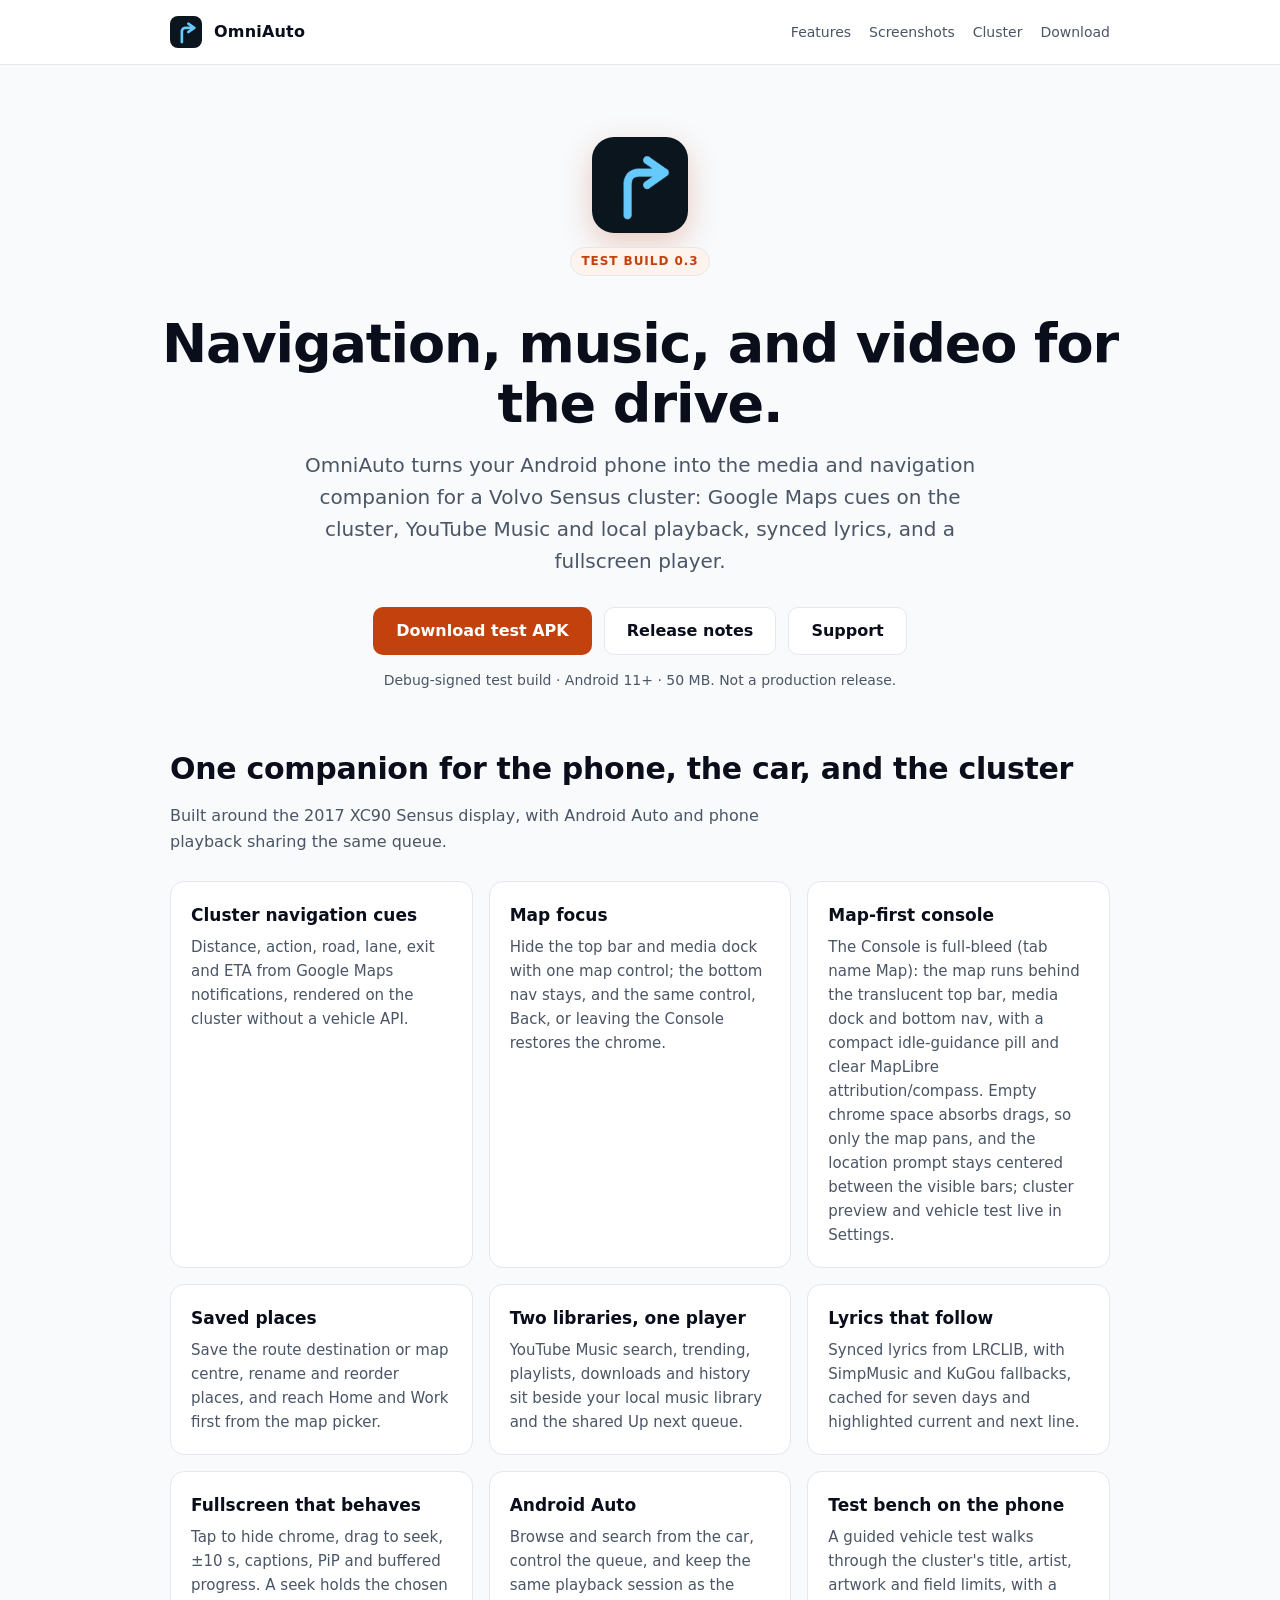
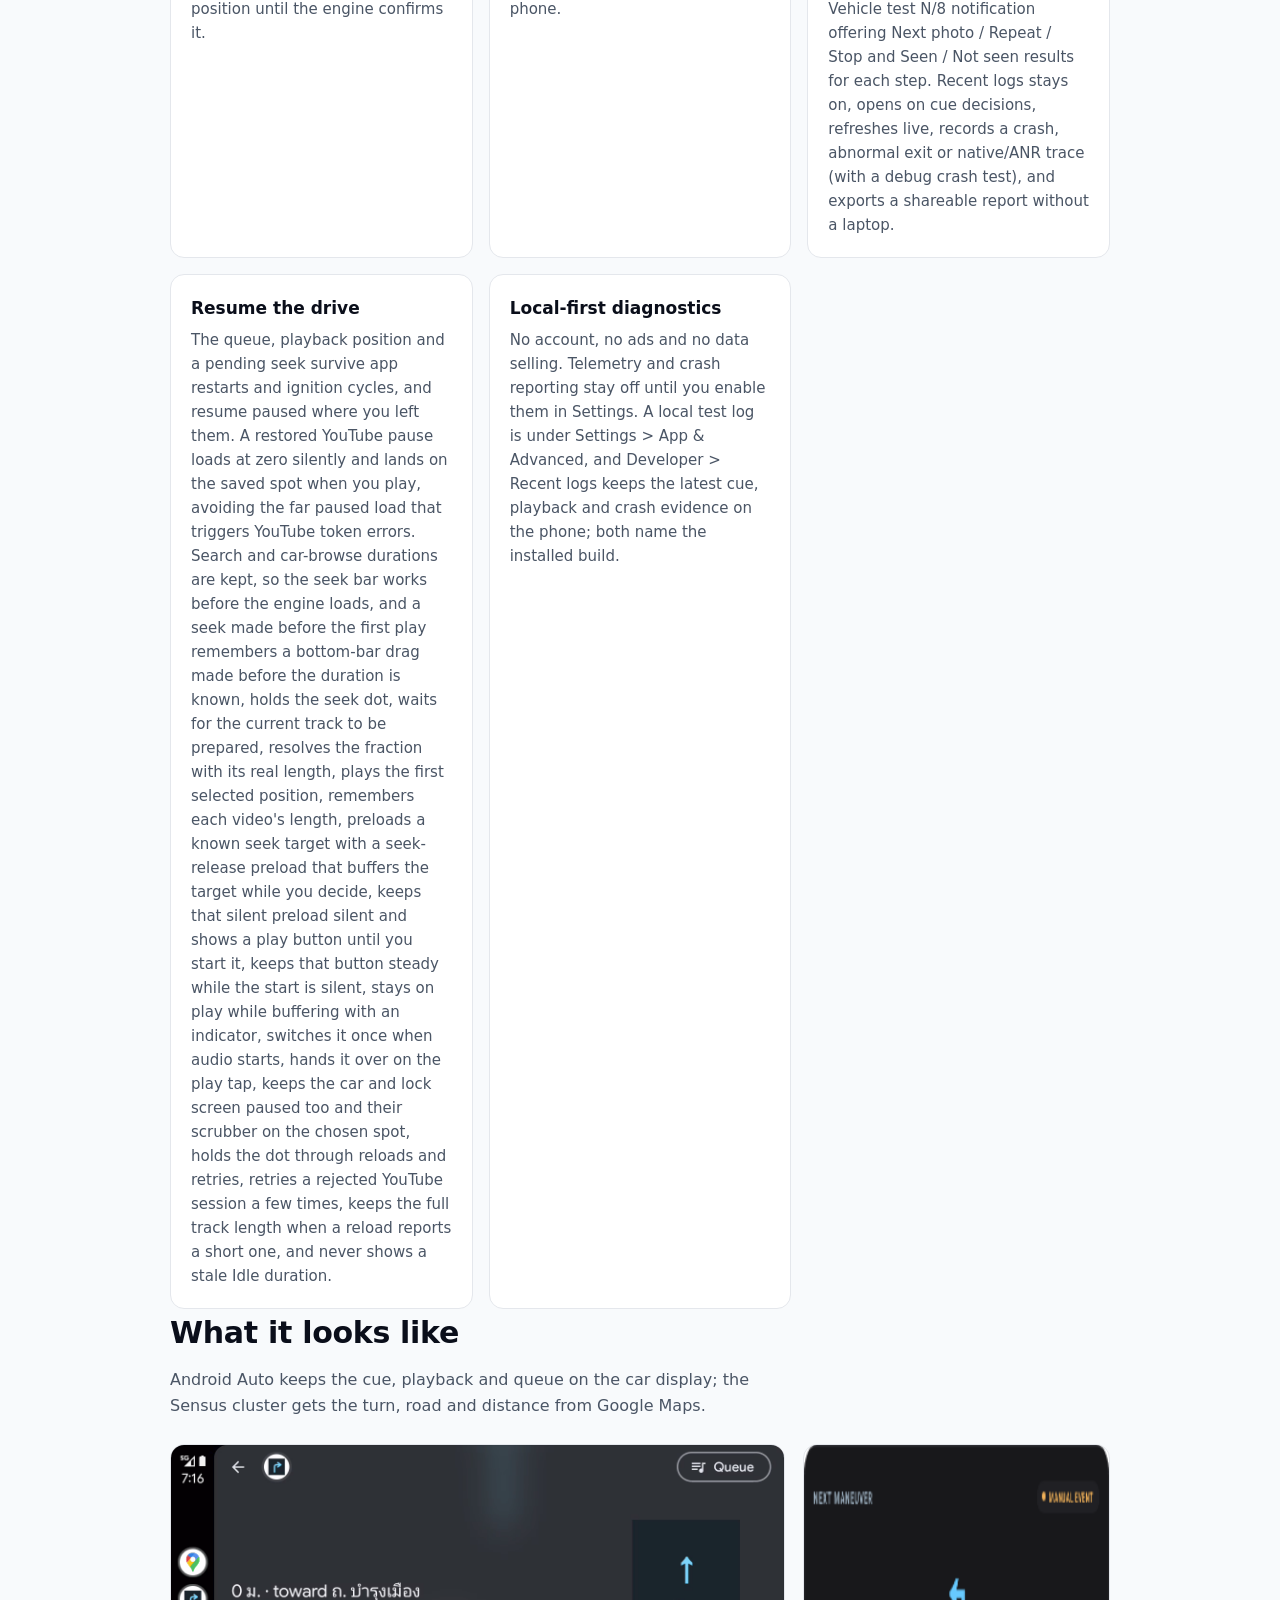
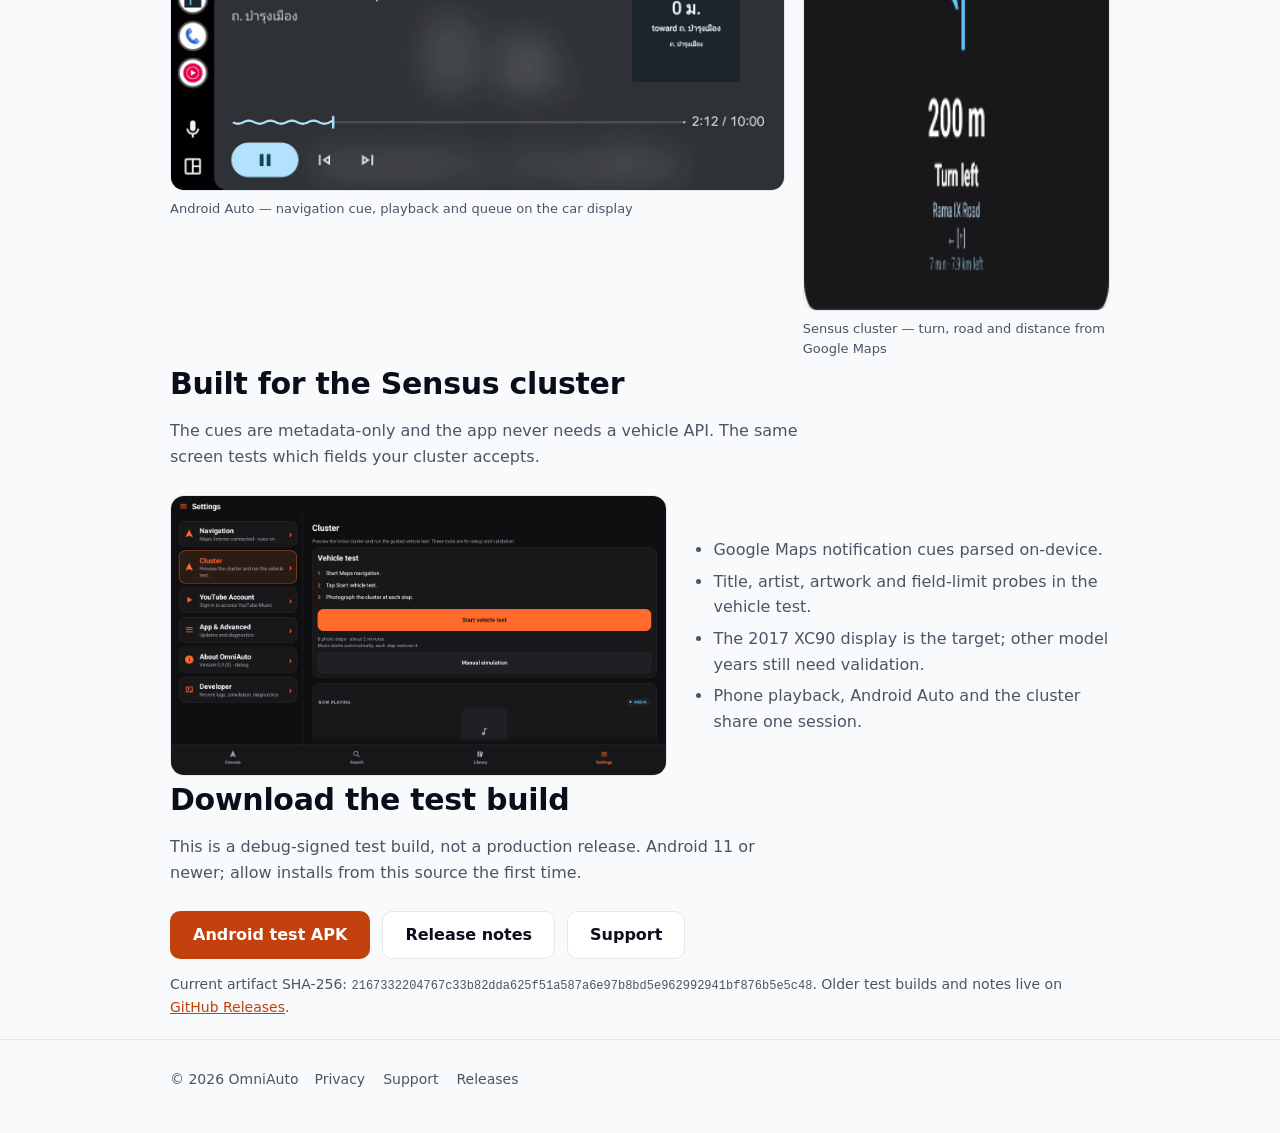
<file: index.html>
<!doctype html>
<html lang="en">
  <head>
    <meta charset="utf-8" />
    <meta name="viewport" content="width=device-width, initial-scale=1" />
    <title>OmniAuto — navigation, music, and video for the drive</title>
    <meta
      name="description"
      content="OmniAuto sends Google Maps navigation cues to a Volvo Sensus cluster, plays YouTube Music and local media, and keeps lyrics, queue, and video in one Android player."
    />
    <meta name="theme-color" content="#0a0e1a" />
    <meta property="og:type" content="website" />
    <meta property="og:title" content="OmniAuto — navigation, music, and video for the drive" />
    <meta
      property="og:description"
      content="Cluster navigation cues, YouTube Music and local playback, synced lyrics, Android Auto, and a fullscreen player."
    />
    <meta property="og:url" content="https://omniauto.siamcreations.app/" />
    <meta property="og:image" content="https://omniauto.siamcreations.app/og.png" />
    <meta name="twitter:card" content="summary_large_image" />
    <link rel="canonical" href="https://omniauto.siamcreations.app/" />
    <link rel="icon" href="icon.png" />
    <link rel="stylesheet" href="styles.css" />
  </head>
  <body>
    <header class="site">
      <div class="wrap">
        <img src="icon.png" alt="" />
        <span class="name"><a href="/">OmniAuto</a></span>
        <nav aria-label="Main">
          <a href="#features">Features</a>
          <a href="#screens">Screenshots</a>
          <a href="#cluster">Cluster</a>
          <a href="#download">Download</a>
        </nav>
      </div>
    </header>

    <main>
      <section class="hero wrap">
        <img class="logo" src="icon.png" alt="OmniAuto icon" />
        <span class="badge">Test build 0.3</span>
        <h1>Navigation, music, and video for the drive.</h1>
        <p class="lede">
          OmniAuto turns your Android phone into the media and navigation
          companion for a Volvo Sensus cluster: Google Maps cues on the cluster,
          YouTube Music and local playback, synced lyrics, and a fullscreen
          player.
        </p>
        <div class="actions">
          <a
            class="button primary"
            id="android-download"
            href="https://github.com/pnoch/omniauto-releases/releases/tag/android-latest"
            >Download test APK</a
          >
          <a
            class="button secondary"
            href="https://github.com/pnoch/omniauto-releases/releases/tag/android-latest"
            >Release notes</a
          >
          <a class="button secondary" href="mailto:support@siamcreations.app"
            >Support</a
          >
        </div>
        <p class="muted" id="android-version">
          Debug-signed test build · Android 11+ · 50 MB. Not a production
          release.
        </p>
      </section>

      <section class="wrap" id="features">
        <h2>One companion for the phone, the car, and the cluster</h2>
        <p class="section-lede">
          Built around the 2017 XC90 Sensus display, with Android Auto and phone
          playback sharing the same queue.
        </p>
        <div class="grid">
          <article class="card">
            <h3>Cluster navigation cues</h3>
            <p>
              Distance, action, road, lane, exit and ETA from Google Maps
              notifications, rendered on the cluster without a vehicle API.
            </p>
          </article>
          <article class="card">
            <h3>Map focus</h3>
            <p>
              Hide the top bar and media dock with one map control; the bottom
              nav stays, and the same control, Back, or leaving the Console
              restores the chrome.
            </p>
          </article>
          <article class="card">
            <h3>Map-first console</h3>
            <p>
              The Console is full-bleed (tab name Map): the map runs behind the translucent top bar, media dock and bottom nav, with a compact idle-guidance pill and clear MapLibre attribution/compass. Empty chrome space absorbs drags, so only the map pans, and the location prompt stays centered between the visible bars; cluster preview and vehicle test live in Settings.
            </p>
          </article>
          <article class="card">
            <h3>Saved places</h3>
            <p>
              Save the route destination or map centre, rename and reorder places,
              and reach Home and Work first from the map picker.
            </p>
          </article>
          <article class="card">
            <h3>Two libraries, one player</h3>
            <p>
              YouTube Music search, trending, playlists, downloads and history
              sit beside your local music library and the shared Up next queue.
            </p>
          </article>
          <article class="card">
            <h3>Lyrics that follow</h3>
            <p>
              Synced lyrics from LRCLIB, with SimpMusic and KuGou fallbacks,
              cached for seven days and highlighted current and next line.
            </p>
          </article>
          <article class="card">
            <h3>Fullscreen that behaves</h3>
            <p>
              Tap to hide chrome, drag to seek, ±10 s, captions, PiP and
              buffered progress. A seek holds the chosen position until the
              engine confirms it.
            </p>
          </article>
          <article class="card">
            <h3>Android Auto</h3>
            <p>
              Browse and search from the car, control the queue, and keep the
              same playback session as the phone.
            </p>
          </article>
          <article class="card">
            <h3>Test bench on the phone</h3>
            <p>
              A guided vehicle test walks through the cluster's title, artist,
              artwork and field limits, with a Vehicle test N/8 notification
              offering Next photo / Repeat / Stop and Seen / Not seen results
              for each step. Recent logs stays on, opens on cue decisions,
              refreshes live, records a crash, abnormal exit or native/ANR trace (with a debug crash test), and exports a
              shareable report without a laptop.
            </p>
          </article>
          <article class="card">
            <h3>Resume the drive</h3>
            <p>
              The queue, playback position and a pending seek survive app
              restarts and ignition cycles, and resume paused where you left
              them. A restored YouTube pause loads at zero silently and lands on
              the saved spot when you play, avoiding the far paused load that
              triggers YouTube token errors. Search and car-browse durations are kept, so the seek bar works
              before the engine loads, and a seek made before the first play
              remembers a bottom-bar drag made before the duration is known,
              holds the seek dot, waits for the current track to be prepared,
              resolves the fraction with its real length, plays the first
              selected position, remembers each video's length, preloads a
              known seek target with a seek-release preload that buffers the
              target while you decide, keeps that silent preload silent and
              shows a play button until you start it, keeps that button steady
              while the start is silent, stays on play while buffering with
              an indicator, switches it once when audio starts,
              hands it over on the play tap, keeps
              the car and lock screen paused too and their
              scrubber on the chosen spot, holds the dot through reloads and
              retries, retries a rejected YouTube session a few
              times, keeps the full track length when a reload reports a short
              one, and never shows a stale Idle duration.
            </p>
          </article>
          <article class="card">
            <h3>Local-first diagnostics</h3>
            <p>
              No account, no ads and no data selling. Telemetry and crash
              reporting stay off until you enable them in Settings. A local
              test log is under Settings &gt; App &amp; Advanced, and
              Developer &gt; Recent logs keeps the latest cue, playback and
              crash evidence on the phone; both name the installed build.
            </p>
          </article>
        </div>
      </section>

      <section class="wrap" id="screens">
        <h2>What it looks like</h2>
        <p class="section-lede">
          Android Auto keeps the cue, playback and queue on the car display;
          the Sensus cluster gets the turn, road and distance from Google Maps.
        </p>
        <div class="shots">
          <figure class="wide">
            <img
              src="screenshots/android-auto.png"
              alt="OmniAuto on Android Auto showing a navigation cue, playback progress and queue"
              loading="lazy"
            />
            <figcaption>
              Android Auto — navigation cue, playback and queue on the car display
            </figcaption>
          </figure>
          <figure class="phone">
            <img
              src="screenshots/cluster-cue.png"
              alt="OmniAuto Sensus cluster cue showing a turn, road and distance"
              loading="lazy"
            />
            <figcaption>
              Sensus cluster — turn, road and distance from Google Maps
            </figcaption>
          </figure>
        </div>
      </section>

      <section class="wrap" id="cluster">
        <h2>Built for the Sensus cluster</h2>
        <p class="section-lede">
          The cues are metadata-only and the app never needs a vehicle API. The
          same screen tests which fields your cluster accepts.
        </p>
        <div class="cluster">
          <img
            src="screenshots/cluster-page.png"
            alt="OmniAuto Settings Cluster page with the guided vehicle test above the cluster preview"
            loading="lazy"
          />
          <div>
            <ul>
              <li>Google Maps notification cues parsed on-device.</li>
              <li>
                Title, artist, artwork and field-limit probes in the vehicle
                test.
              </li>
              <li>
                The 2017 XC90 display is the target; other model years still need
                validation.
              </li>
              <li>
                Phone playback, Android Auto and the cluster share one session.
              </li>
            </ul>
          </div>
        </div>
      </section>

      <section class="wrap" id="download">
        <h2>Download the test build</h2>
        <p class="section-lede">
          This is a debug-signed test build, not a production release. Android
          11 or newer; allow installs from this source the first time.
        </p>
        <div class="actions" style="justify-content: flex-start">
          <a
            class="button primary"
            id="android-download-2"
            href="https://github.com/pnoch/omniauto-releases/releases/tag/android-latest"
            >Android test APK</a
          >
          <a
            class="button secondary"
            href="https://github.com/pnoch/omniauto-releases/releases/tag/android-latest"
            >Release notes</a
          >
          <a class="button secondary" href="mailto:support@siamcreations.app"
            >Support</a
          >
        </div>
        <p class="muted">
          Current artifact SHA-256:
          <code class="hash">2167332204767c33b82dda625f51a587a6e97b8bd5e962992941bf876b5e5c48</code>.
          Older test builds and notes live on
          <a href="https://github.com/pnoch/omniauto-releases/releases"
            >GitHub Releases</a
          >.
        </p>
      </section>
    </main>

    <footer class="site">
      <div class="wrap">
        <span>© <span id="year">2026</span> OmniAuto</span>
        <nav aria-label="Legal">
          <a href="privacy.html">Privacy</a>
          <a href="mailto:support@siamcreations.app">Support</a>
          <a href="https://github.com/pnoch/omniauto-releases">Releases</a>
        </nav>
      </div>
    </footer>

    <script>
      const ANDROID_RELEASE =
        "https://api.github.com/repos/pnoch/omniauto-releases/releases/tags/android-latest";

      document.getElementById("year").textContent = String(
        new Date().getFullYear(),
      );

      fetch(ANDROID_RELEASE, {
        headers: { Accept: "application/vnd.github+json" },
      })
        .then((response) => (response.ok ? response.json() : null))
        .then((release) => {
          const apk = release?.assets?.find((asset) =>
            asset.name.toLowerCase().endsWith(".apk"),
          );
          if (!apk || !apk.browser_download_url) return;
          for (const id of ["android-download", "android-download-2"]) {
            document.getElementById(id).href = apk.browser_download_url;
          }
          const version = /omniauto-(\d+\.\d+)/i.exec(apk.name);
          const size = apk.size
            ? ` · ${Math.round(apk.size / 1048576)} MB`
            : "";
          document.getElementById("android-version").textContent =
            `Test build${version ? ` ${version[1]}` : ""}${size}. ` +
            "Debug-signed; allow installs from this source the first time. Not a production release.";
        })
        .catch(() => {
          // The release-page links still work without the API.
        });
    </script>
  </body>
</html>
</file>
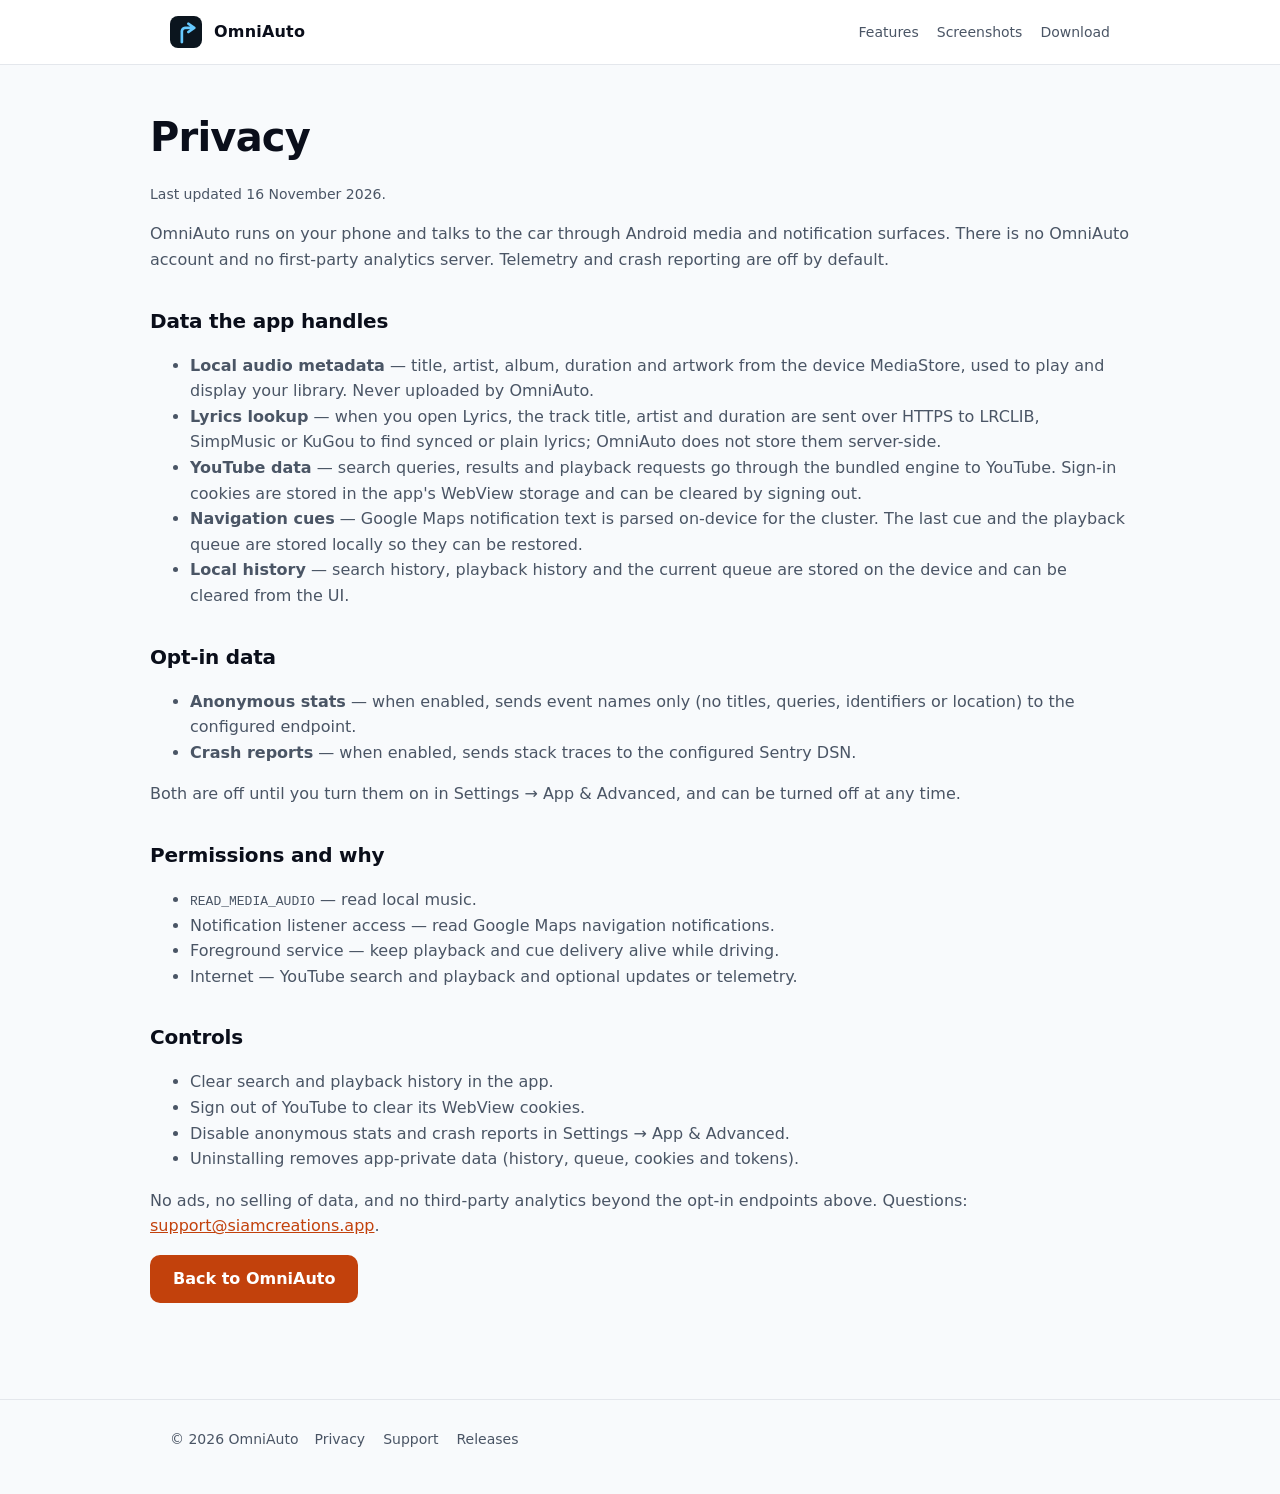
<file: privacy.html>
<!doctype html>
<html lang="en">
  <head>
    <meta charset="utf-8" />
    <meta name="viewport" content="width=device-width, initial-scale=1" />
    <title>Privacy — OmniAuto</title>
    <meta name="theme-color" content="#0a0e1a" />
    <link rel="icon" href="icon.png" />
    <link rel="stylesheet" href="styles.css" />
  </head>
  <body>
    <header class="site">
      <div class="wrap">
        <img src="icon.png" alt="" />
        <span class="name"><a href="/">OmniAuto</a></span>
        <nav aria-label="Main">
          <a href="/#features">Features</a>
          <a href="/#screens">Screenshots</a>
          <a href="/#download">Download</a>
        </nav>
      </div>
    </header>

    <main class="legal wrap">
      <h1>Privacy</h1>
      <p class="updated">Last updated 16 November 2026.</p>
      <p>
        OmniAuto runs on your phone and talks to the car through Android media
        and notification surfaces. There is no OmniAuto account and no
        first-party analytics server. Telemetry and crash reporting are off by
        default.
      </p>

      <h2>Data the app handles</h2>
      <ul>
        <li>
          <strong>Local audio metadata</strong> — title, artist, album, duration
          and artwork from the device MediaStore, used to play and display your
          library. Never uploaded by OmniAuto.
        </li>
        <li>
          <strong>Lyrics lookup</strong> — when you open Lyrics, the track title,
          artist and duration are sent over HTTPS to LRCLIB, SimpMusic or KuGou
          to find synced or plain lyrics; OmniAuto does not store them
          server-side.
        </li>
        <li>
          <strong>YouTube data</strong> — search queries, results and playback
          requests go through the bundled engine to YouTube. Sign-in cookies
          are stored in the app's WebView storage and can be cleared by signing
          out.
        </li>
        <li>
          <strong>Navigation cues</strong> — Google Maps notification text is
          parsed on-device for the cluster. The last cue and the playback queue
          are stored locally so they can be restored.
        </li>
        <li>
          <strong>Local history</strong> — search history, playback history and
          the current queue are stored on the device and can be cleared from the
          UI.
        </li>
      </ul>

      <h2>Opt-in data</h2>
      <ul>
        <li>
          <strong>Anonymous stats</strong> — when enabled, sends event names only
          (no titles, queries, identifiers or location) to the configured
          endpoint.
        </li>
        <li>
          <strong>Crash reports</strong> — when enabled, sends stack traces to the
          configured Sentry DSN.
        </li>
      </ul>
      <p>
        Both are off until you turn them on in Settings → App &amp; Advanced,
        and can be turned off at any time.
      </p>

      <h2>Permissions and why</h2>
      <ul>
        <li><code>READ_MEDIA_AUDIO</code> — read local music.</li>
        <li>
          Notification listener access — read Google Maps navigation
          notifications.
        </li>
        <li>
          Foreground service — keep playback and cue delivery alive while
          driving.
        </li>
        <li>
          Internet — YouTube search and playback and optional updates or
          telemetry.
        </li>
      </ul>

      <h2>Controls</h2>
      <ul>
        <li>Clear search and playback history in the app.</li>
        <li>Sign out of YouTube to clear its WebView cookies.</li>
        <li>
          Disable anonymous stats and crash reports in Settings → App &amp;
          Advanced.
        </li>
        <li>
          Uninstalling removes app-private data (history, queue, cookies and
          tokens).
        </li>
      </ul>

      <p>
        No ads, no selling of data, and no third-party analytics beyond the
        opt-in endpoints above. Questions:
        <a href="mailto:support@siamcreations.app">support@siamcreations.app</a>.
      </p>

      <p><a class="button primary" href="/">Back to OmniAuto</a></p>
    </main>

    <footer class="site">
      <div class="wrap">
        <span>© <span id="year">2026</span> OmniAuto</span>
        <nav aria-label="Legal">
          <a href="privacy.html">Privacy</a>
          <a href="mailto:support@siamcreations.app">Support</a>
          <a href="https://github.com/pnoch/omniauto-releases">Releases</a>
        </nav>
      </div>
    </footer>
    <script>
      document.getElementById("year").textContent = String(
        new Date().getFullYear(),
      );
    </script>
  </body>
</html>
</file>
<file: styles.css>
:root {
  --bg: #f8fafc;
  --surface: #ffffff;
  --text: #0a0e1a;
  --muted: #4a5565;
  --border: #e4e7ec;
  --primary: #c2410c;
  --primary-text: #ffffff;
  --accent: #fff4ed;
  --emerald: #00c896;
  --radius: 14px;
  --max: 980px;
}

@media (prefers-color-scheme: dark) {
  :root {
    --bg: #0a0e1a;
    --surface: #131929;
    --text: #eef2ff;
    --muted: #a9b4c9;
    --border: #223048;
    --primary: #fb923c;
    --primary-text: #201007;
    --accent: #1a120a;
  }
}

* {
  box-sizing: border-box;
}

/* The class rules below set display; without this a hidden element shows. */
[hidden] {
  display: none !important;
}

html {
  -webkit-text-size-adjust: 100%;
}

body {
  margin: 0;
  background: var(--bg);
  color: var(--text);
  font-family:
    system-ui,
    -apple-system,
    "Segoe UI",
    Roboto,
    sans-serif;
  line-height: 1.6;
}

a {
  color: var(--primary);
}

.wrap {
  max-width: var(--max);
  margin: 0 auto;
  padding: 0 20px;
}

header.site {
  border-bottom: 1px solid var(--border);
  background: var(--surface);
}

header.site .wrap {
  display: flex;
  align-items: center;
  gap: 12px;
  min-height: 64px;
}

header.site img {
  width: 32px;
  height: 32px;
  border-radius: 8px;
}

header.site .name {
  font-weight: 700;
  letter-spacing: 0.2px;
}

header.site .name a {
  color: inherit;
  text-decoration: none;
}

header.site nav {
  margin-left: auto;
  display: flex;
  gap: 18px;
  font-size: 14px;
}

header.site nav a {
  color: var(--muted);
  text-decoration: none;
}

header.site nav a:hover {
  color: var(--text);
}

.hero {
  padding: 72px 0 40px;
  text-align: center;
}

.hero img.logo {
  display: block;
  width: 96px;
  height: 96px;
  margin: 0 auto 14px;
  border-radius: 22px;
  box-shadow: 0 10px 30px rgb(194 65 12 / 25%);
}

.hero h1 {
  font-size: clamp(34px, 6vw, 54px);
  line-height: 1.1;
  margin: 24px 0 16px;
  letter-spacing: -0.02em;
}

.hero p.lede {
  font-size: clamp(16px, 2.4vw, 20px);
  color: var(--muted);
  max-width: 680px;
  margin: 0 auto 30px;
}

.actions {
  display: flex;
  flex-wrap: wrap;
  gap: 12px;
  justify-content: center;
}

.button {
  display: inline-flex;
  align-items: center;
  justify-content: center;
  min-height: 48px;
  padding: 0 22px;
  border-radius: 10px;
  font-weight: 650;
  text-decoration: none;
  border: 1px solid transparent;
}

.button.primary {
  background: var(--primary);
  color: var(--primary-text);
}

.button.secondary {
  background: var(--surface);
  color: var(--text);
  border-color: var(--border);
}

.button:focus-visible,
a:focus-visible {
  outline: 3px solid var(--primary);
  outline-offset: 3px;
}

.muted {
  color: var(--muted);
  font-size: 14px;
}

.hero .muted {
  margin-top: 14px;
}

section {
  padding: 44px 0;
}

h2 {
  font-size: clamp(22px, 3vw, 30px);
  letter-spacing: -0.01em;
  margin: 0 0 10px;
}

.section-lede {
  color: var(--muted);
  max-width: 640px;
  margin: 0 0 26px;
}

.grid {
  display: grid;
  grid-template-columns: repeat(auto-fit, minmax(250px, 1fr));
  gap: 16px;
}

.card {
  background: var(--surface);
  border: 1px solid var(--border);
  border-radius: var(--radius);
  padding: 20px;
}

.card h3 {
  margin: 0 0 6px;
  font-size: 17px;
}

.card p {
  margin: 0;
  color: var(--muted);
  font-size: 15px;
}

.shots {
  display: grid;
  grid-template-columns: 2fr 1fr;
  gap: 18px;
  align-items: start;
}

.shots figure {
  margin: 0;
}

.shots img {
  display: block;
  width: 100%;
  height: auto;
  border-radius: 14px;
  border: 1px solid var(--border);
  background: var(--surface);
}

.shots figcaption {
  margin-top: 8px;
  font-size: 13px;
  color: var(--muted);
}

.shots .phone img {
  max-height: 520px;
  object-fit: cover;
  object-position: top;
}

@media (max-width: 760px) {
  .shots {
    grid-template-columns: 1fr;
  }

  .shots .phone img {
    max-height: none;
  }
}

.price {
  font-size: 22px;
  font-weight: 700;
  margin: 2px 0 6px;
}

.price .muted {
  font-size: 14px;
  font-weight: 400;
}

.licence {
  background: var(--accent);
  border: 1px solid var(--border);
  border-radius: var(--radius);
  padding: 30px;
  display: flex;
  flex-wrap: wrap;
  align-items: center;
  gap: 18px;
  justify-content: space-between;
}

.licence h2 {
  margin-bottom: 6px;
}

.licence p {
  margin: 0;
  color: var(--muted);
  max-width: 560px;
}

footer.site {
  border-top: 1px solid var(--border);
  margin-top: 20px;
  padding: 28px 0 44px;
  color: var(--muted);
  font-size: 14px;
}

footer.site .wrap {
  display: flex;
  flex-wrap: wrap;
  gap: 16px;
  align-items: center;
}

footer.site nav {
  display: flex;
  gap: 18px;
  flex-wrap: wrap;
}

footer.site a {
  color: var(--muted);
  text-decoration: none;
}

footer.site a:hover {
  color: var(--text);
}

.legal {
  padding: 40px 0 60px;
}

.legal h1 {
  font-size: clamp(28px, 4vw, 40px);
  letter-spacing: -0.02em;
  margin: 0 0 8px;
}

.legal h2 {
  font-size: 20px;
  margin: 32px 0 8px;
}

.legal p,
.legal li {
  color: var(--muted);
}

.legal .updated {
  font-size: 14px;
  color: var(--muted);
}

@media (max-width: 640px) {
  header.site nav {
    display: none;
  }

  .hero {
    padding-top: 48px;
  }
}

.badge {
  display: inline-block;
  margin: 0 0 14px;
  padding: 4px 10px;
  border: 1px solid var(--border);
  border-radius: 999px;
  background: var(--accent);
  color: var(--primary);
  font-size: 12px;
  font-weight: 750;
  letter-spacing: 0.08em;
  text-transform: uppercase;
}

.cluster {
  display: grid;
  grid-template-columns: 1.2fr 1fr;
  gap: 28px;
  align-items: center;
}

.cluster img {
  width: 100%;
  height: auto;
  border: 1px solid var(--border);
  border-radius: 14px;
  background: var(--surface);
}

.cluster ul {
  margin: 0;
  padding-left: 18px;
  color: var(--muted);
}

.cluster li + li {
  margin-top: 6px;
}

code.hash {
  overflow-wrap: anywhere;
  font-size: 12px;
}

@media (max-width: 640px) {
  .cluster {
    grid-template-columns: 1fr;
  }
}
</file>
